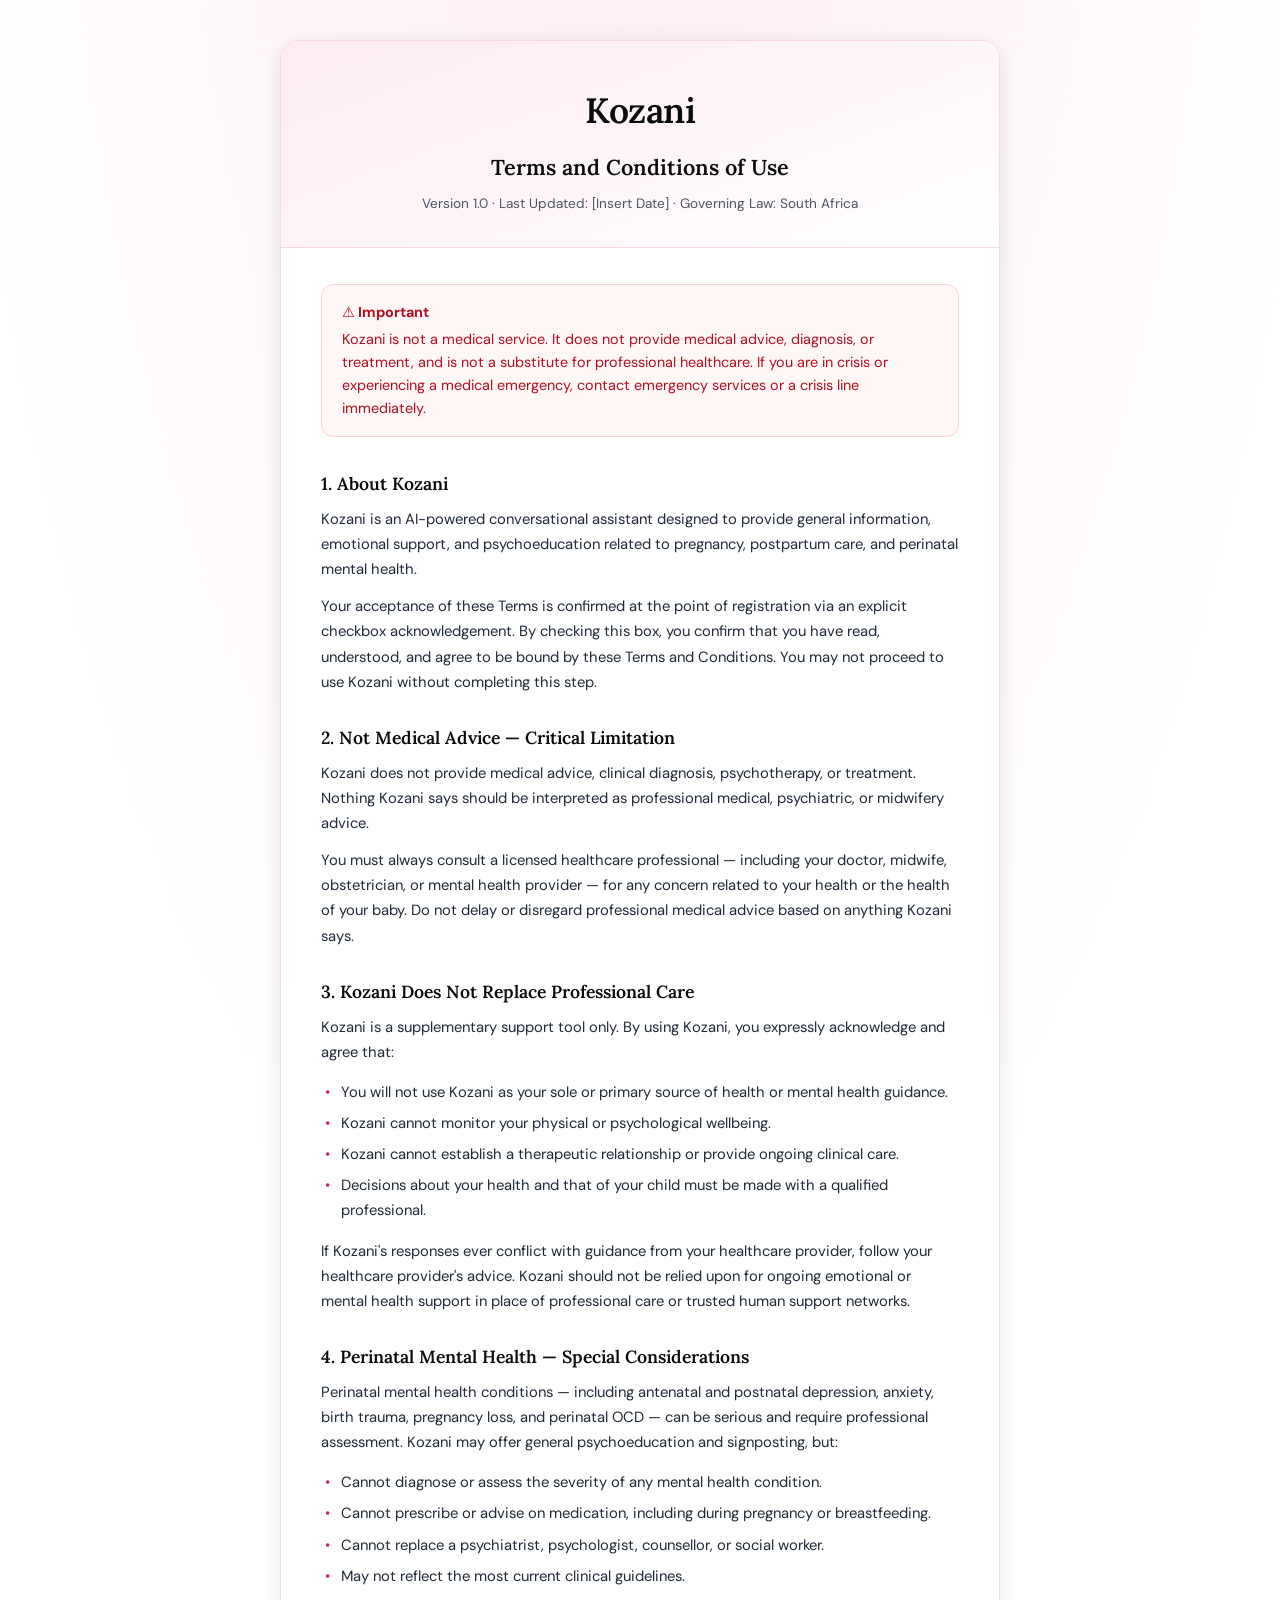
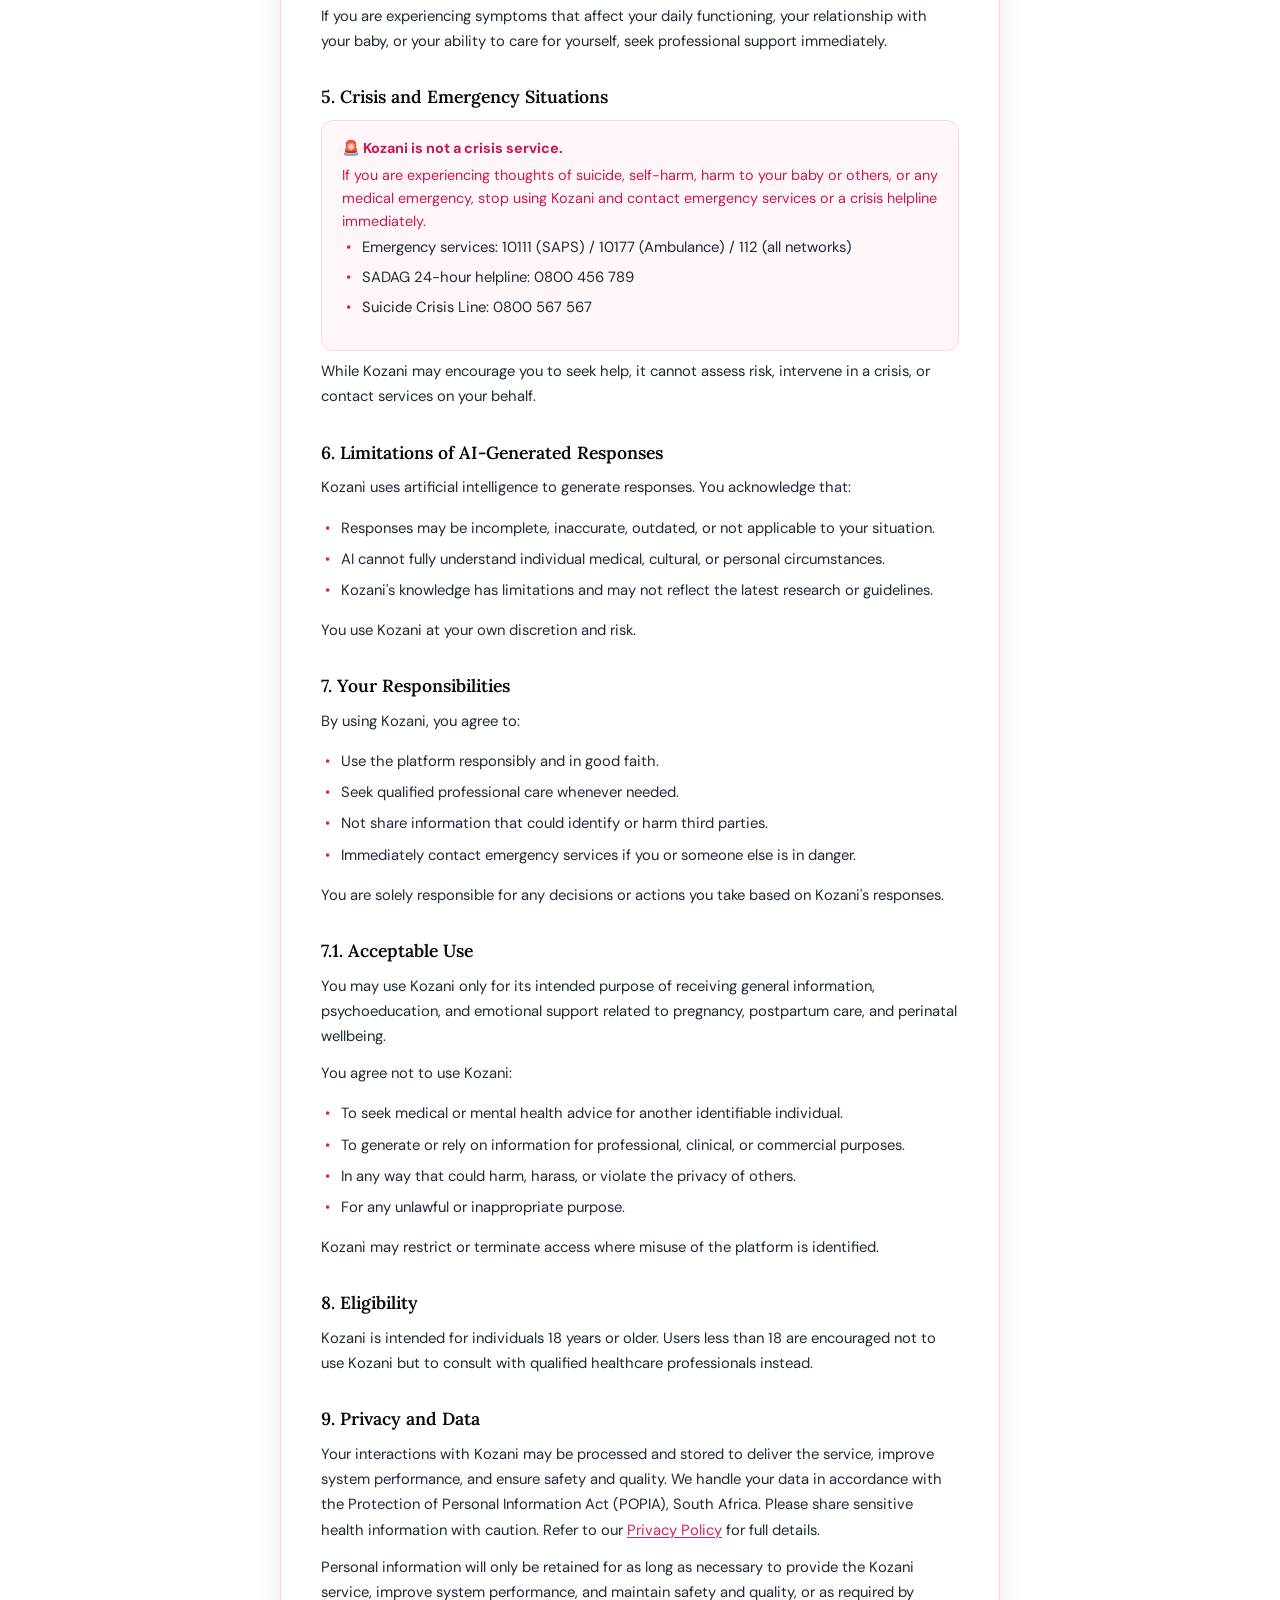
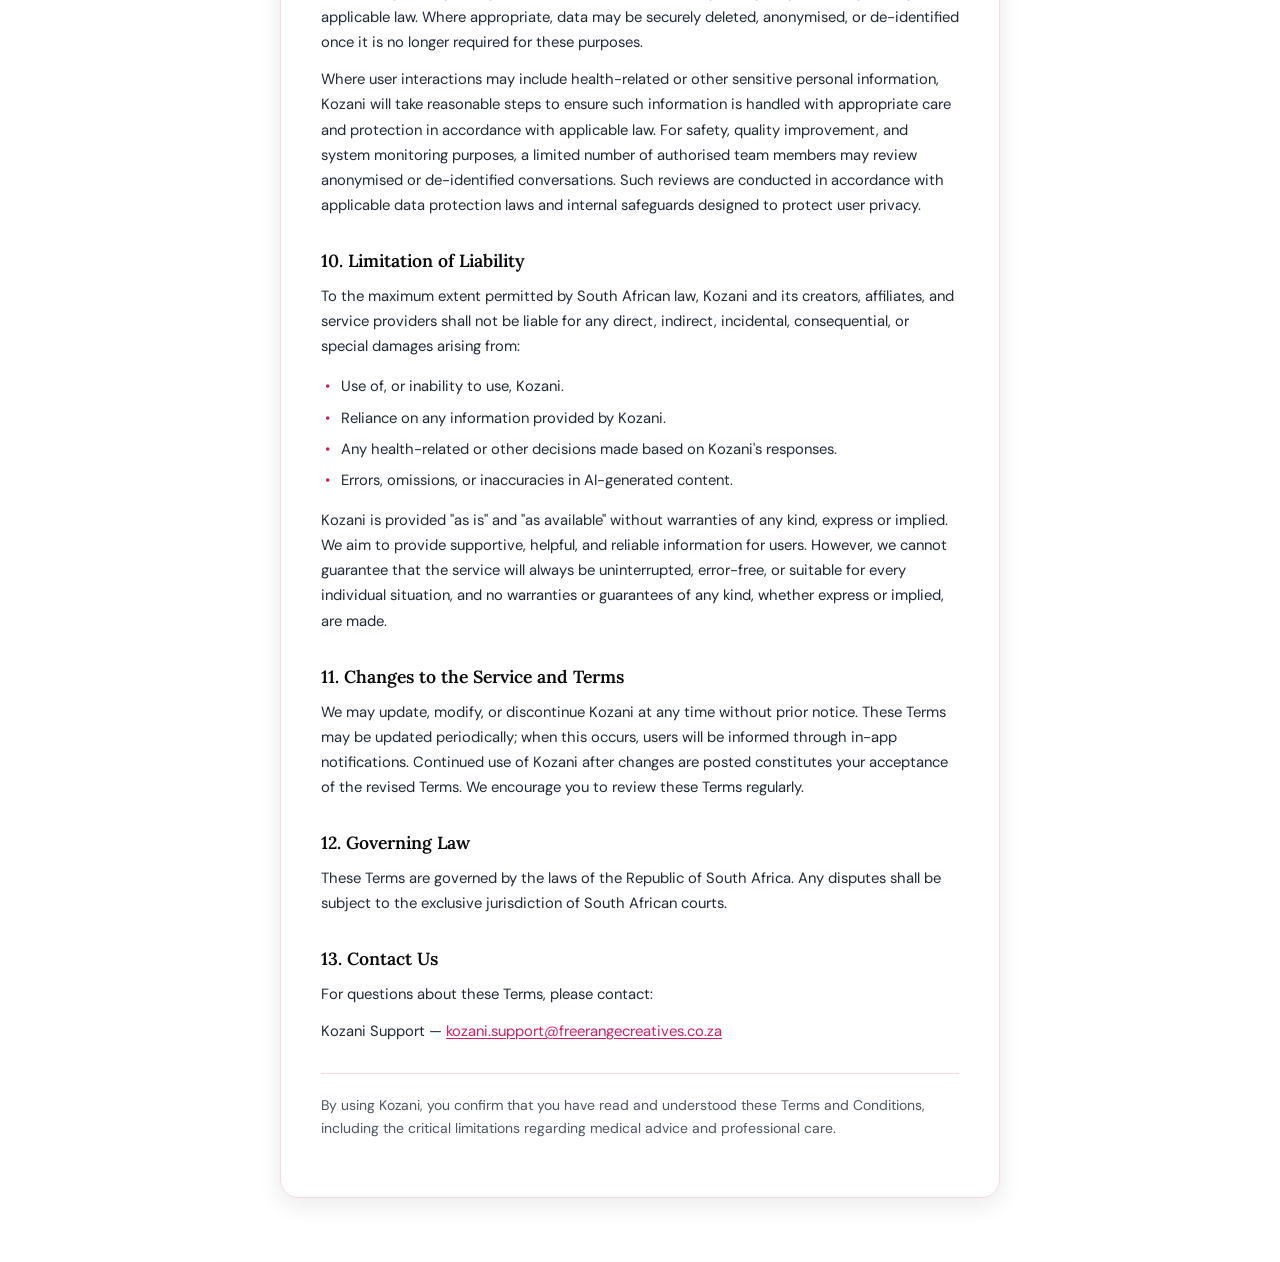
<file: terms.html>
<!DOCTYPE html>
<html lang="en">
  <head>
    <!-- Google Tag Manager -->
    <script>(function(w,d,s,l,i){w[l]=w[l]||[];w[l].push({'gtm.start':
    new Date().getTime(),event:'gtm.js'});var f=d.getElementsByTagName(s)[0],
    j=d.createElement(s),dl=l!='dataLayer'?'&l='+l:'';j.async=true;j.src=
    'https://www.googletagmanager.com/gtm.js?id='+i+dl;f.parentNode.insertBefore(j,f);
    })(window,document,'script','dataLayer','GTM-KGWDRGVZ');</script>
    <!-- End Google Tag Manager -->
    <meta charset="UTF-8" />
    <meta name="viewport" content="width=device-width, initial-scale=1.0" />
    <title>Terms and Conditions — Kozani</title>
    <link rel="preconnect" href="https://fonts.googleapis.com" />
    <link rel="preconnect" href="https://fonts.gstatic.com" crossorigin />
    <link href="https://fonts.googleapis.com/css2?family=Lora:wght@400;500;600&family=DM+Sans:wght@300;400;500;600&display=swap" rel="stylesheet" />
    <style>
      :root {
        --brand:          #ef4878;
        --brand-strong:   #d61c62;
        --brand-stronger: #c81759;

        --pink-50:  #fff6f9;
        --pink-100: #fdebf2;
        --pink-200: #f9d8e6;

        --bg:      #ffffff;
        --surface: #fafafa;
        --text:    #1f2937;
        --muted:   #4b5563;
        --border:  #e7e7ea;
        --alert:   #b10e1e;

        --radius:   14px;
        --shadow-2: 0 6px 24px rgba(0,0,0,.09);
      }

      * { box-sizing: border-box; margin: 0; padding: 0; }

      html, body {
        min-height: 100%;
        background: var(--bg);
        color: var(--text);
        font-family: 'DM Sans', ui-sans-serif, system-ui, sans-serif;
        font-size: 16px;
        line-height: 1.7;
        -webkit-font-smoothing: antialiased;
      }

      /* ── Page background ── */
      .page {
        min-height: 100dvh;
        background:
          radial-gradient(ellipse 80% 60% at 50% -10%, var(--pink-100) 0%, transparent 70%),
          var(--bg);
        padding: 40px 16px 64px;
        display: flex;
        flex-direction: column;
        align-items: center;
      }

      /* ── Document card ── */
      .doc {
        width: 100%;
        max-width: 720px;
        background: #fff;
        border: 1px solid var(--pink-200);
        border-radius: calc(var(--radius) + 4px);
        box-shadow: var(--shadow-2);
        overflow: hidden;
        animation: rise .45s cubic-bezier(.22,1,.36,1) both;
      }

      @keyframes rise {
        from { opacity: 0; transform: translateY(18px); }
        to   { opacity: 1; transform: translateY(0); }
      }

      /* ── Header ── */
      .doc-header {
        background: linear-gradient(160deg, var(--pink-100) 0%, #fff 100%);
        border-bottom: 1px solid var(--pink-200);
        padding: 40px 40px 32px;
        text-align: center;
      }

      .brand {
        font-family: 'Lora', Georgia, serif;
        font-size: 2.2rem;
        font-weight: 600;
        color: #0a0b0d;
        letter-spacing: -.5px;
        margin-bottom: 6px;
      }

      .doc-title {
        font-family: 'Lora', Georgia, serif;
        font-size: 1.35rem;
        font-weight: 600;
        color: #0a0b0d;
        margin-top: 8px;
      }

      .doc-meta {
        font-size: .85rem;
        color: var(--muted);
        margin-top: 6px;
      }

      /* ── Body ── */
      .doc-body {
        padding: 36px 40px 44px;
      }

      /* ── Alert banner ── */
      .alert-banner {
        background: #fff6f6;
        border: 1px solid #ffd3d3;
        border-radius: 12px;
        padding: 16px 20px;
        margin-bottom: 32px;
        font-size: .9rem;
        line-height: 1.6;
        color: var(--alert);
      }

      .alert-banner strong {
        display: block;
        margin-bottom: 4px;
      }

      /* ── Crisis banner ── */
      .crisis-banner {
        background: var(--pink-50);
        border: 1px solid var(--pink-200);
        border-radius: 12px;
        padding: 16px 20px;
        margin-top: 8px;
        margin-bottom: 8px;
        font-size: .9rem;
        line-height: 1.6;
        color: var(--brand-stronger);
      }

      .crisis-banner strong {
        display: block;
        margin-bottom: 4px;
      }

      .crisis-banner ul {
        list-style: none;
        padding: 0;
        margin: 8px 0 0;
      }

      .crisis-banner li {
        padding: 2px 0;
      }

      .crisis-banner li::before {
        content: '• ';
        color: var(--brand-strong);
      }

      /* ── Sections ── */
      .section {
        margin-bottom: 28px;
      }

      .section-number {
        font-family: 'Lora', Georgia, serif;
        font-size: 1.1rem;
        font-weight: 600;
        color: #0a0b0d;
        margin-bottom: 8px;
      }

      .doc-body p {
        font-size: .925rem;
        color: var(--text);
        margin-bottom: 12px;
      }

      .doc-body ul {
        list-style: none;
        padding: 0;
        margin: 0 0 12px;
      }

      .doc-body ul li {
        font-size: .925rem;
        color: var(--text);
        padding: 3px 0 3px 20px;
        position: relative;
      }

      .doc-body ul li::before {
        content: '•';
        position: absolute;
        left: 4px;
        color: var(--brand-strong);
      }

      /* ── Footer ── */
      .doc-footer {
        padding: 16px 40px 24px;
        text-align: center;
        font-size: .8rem;
        color: var(--muted);
        border-top: 1px solid var(--pink-100);
        background: var(--pink-50);
      }

      .doc-footer a {
        color: var(--brand-strong);
        text-decoration: underline;
        text-underline-offset: 2px;
      }

      .doc-footer a:hover {
        color: var(--brand-stronger);
      }

      /* ── Back link ── */
      .back-to-login {
        display: inline-flex;
        align-items: center;
        gap: 6px;
        margin-bottom: 20px;
        font-size: .88rem;
        font-weight: 500;
        color: var(--brand-strong);
        text-decoration: none;
        transition: color .15s;
      }

      .back-to-login:hover {
        color: var(--brand-stronger);
      }

      /* ── Responsive ── */
      @media (max-width: 580px) {
        .doc-header { padding: 32px 20px 24px; }
        .doc-body   { padding: 28px 20px 36px; }
        .doc-footer { padding: 16px 20px 24px; }
      }

      @media (prefers-reduced-motion: reduce) {
        *, *::before, *::after { animation: none !important; transition: none !important; }
      }
    </style>
  </head>
  <body>
    <!-- Google Tag Manager (noscript) -->
    <noscript><iframe src="https://www.googletagmanager.com/ns.html?id=GTM-KGWDRGVZ"
    height="0" width="0" style="display:none;visibility:hidden"></iframe></noscript>
    <!-- End Google Tag Manager (noscript) -->

    <div class="page">

      <!-- <a href="login.html" class="back-to-login">← Back to sign in</a> -->

      <div class="doc">

        <!-- Header -->
        <div class="doc-header">
          <div class="brand">Kozani</div>
          <div class="doc-title">Terms and Conditions of Use</div>
          <div class="doc-meta">Version 1.0 &middot; Last Updated: [Insert Date] &middot; Governing Law: South Africa</div>
        </div>

        <!-- Body -->
        <div class="doc-body">

          <!-- Important banner -->
          <div class="alert-banner">
            <strong>⚠ Important</strong>
            Kozani is not a medical service. It does not provide medical advice, diagnosis, or treatment, and is not a substitute for professional healthcare. If you are in crisis or experiencing a medical emergency, contact emergency services or a crisis line immediately.
          </div>

          <!-- Section 1 -->
          <div class="section">
            <div class="section-number">1. About Kozani</div>
            <p>Kozani is an AI-powered conversational assistant designed to provide general information, emotional support, and psychoeducation related to pregnancy, postpartum care, and perinatal mental health.</p>
            <p>Your acceptance of these Terms is confirmed at the point of registration via an explicit checkbox acknowledgement. By checking this box, you confirm that you have read, understood, and agree to be bound by these Terms and Conditions. You may not proceed to use Kozani without completing this step.</p>
          </div>

          <!-- Section 2 -->
          <div class="section">
            <div class="section-number">2. Not Medical Advice — Critical Limitation</div>
            <p>Kozani does not provide medical advice, clinical diagnosis, psychotherapy, or treatment. Nothing Kozani says should be interpreted as professional medical, psychiatric, or midwifery advice.</p>
            <p>You must always consult a licensed healthcare professional — including your doctor, midwife, obstetrician, or mental health provider — for any concern related to your health or the health of your baby. Do not delay or disregard professional medical advice based on anything Kozani says.</p>
          </div>

          <!-- Section 3 -->
          <div class="section">
            <div class="section-number">3. Kozani Does Not Replace Professional Care</div>
            <p>Kozani is a supplementary support tool only. By using Kozani, you expressly acknowledge and agree that:</p>
            <ul>
              <li>You will not use Kozani as your sole or primary source of health or mental health guidance.</li>
              <li>Kozani cannot monitor your physical or psychological wellbeing.</li>
              <li>Kozani cannot establish a therapeutic relationship or provide ongoing clinical care.</li>
              <li>Decisions about your health and that of your child must be made with a qualified professional.</li>
            </ul>
            <p>If Kozani's responses ever conflict with guidance from your healthcare provider, follow your healthcare provider's advice. Kozani should not be relied upon for ongoing emotional or mental health support in place of professional care or trusted human support networks.</p>
          </div>

          <!-- Section 4 -->
          <div class="section">
            <div class="section-number">4. Perinatal Mental Health — Special Considerations</div>
            <p>Perinatal mental health conditions — including antenatal and postnatal depression, anxiety, birth trauma, pregnancy loss, and perinatal OCD — can be serious and require professional assessment. Kozani may offer general psychoeducation and signposting, but:</p>
            <ul>
              <li>Cannot diagnose or assess the severity of any mental health condition.</li>
              <li>Cannot prescribe or advise on medication, including during pregnancy or breastfeeding.</li>
              <li>Cannot replace a psychiatrist, psychologist, counsellor, or social worker.</li>
              <li>May not reflect the most current clinical guidelines.</li>
            </ul>
            <p>If you are experiencing symptoms that affect your daily functioning, your relationship with your baby, or your ability to care for yourself, seek professional support immediately.</p>
          </div>

          <!-- Section 5 -->
          <div class="section">
            <div class="section-number">5. Crisis and Emergency Situations</div>
            <div class="crisis-banner">
              <strong>🚨 Kozani is not a crisis service.</strong>
              If you are experiencing thoughts of suicide, self-harm, harm to your baby or others, or any medical emergency, stop using Kozani and contact emergency services or a crisis helpline immediately.
              <ul>
                <li>Emergency services: 10111 (SAPS) / 10177 (Ambulance) / 112 (all networks)</li>
                <li>SADAG 24-hour helpline: 0800 456 789</li>
                <li>Suicide Crisis Line: 0800 567 567</li>
              </ul>
            </div>
            <p>While Kozani may encourage you to seek help, it cannot assess risk, intervene in a crisis, or contact services on your behalf.</p>
          </div>

          <!-- Section 6 -->
          <div class="section">
            <div class="section-number">6. Limitations of AI-Generated Responses</div>
            <p>Kozani uses artificial intelligence to generate responses. You acknowledge that:</p>
            <ul>
              <li>Responses may be incomplete, inaccurate, outdated, or not applicable to your situation.</li>
              <li>AI cannot fully understand individual medical, cultural, or personal circumstances.</li>
              <li>Kozani's knowledge has limitations and may not reflect the latest research or guidelines.</li>
            </ul>
            <p>You use Kozani at your own discretion and risk.</p>
          </div>

          <!-- Section 7 -->
          <div class="section">
            <div class="section-number">7. Your Responsibilities</div>
            <p>By using Kozani, you agree to:</p>
            <ul>
              <li>Use the platform responsibly and in good faith.</li>
              <li>Seek qualified professional care whenever needed.</li>
              <li>Not share information that could identify or harm third parties.</li>
              <li>Immediately contact emergency services if you or someone else is in danger.</li>
            </ul>
            <p>You are solely responsible for any decisions or actions you take based on Kozani's responses.</p>
          </div>

          <!-- Section 7.1 -->
          <div class="section">
            <div class="section-number">7.1. Acceptable Use</div>
            <p>You may use Kozani only for its intended purpose of receiving general information, psychoeducation, and emotional support related to pregnancy, postpartum care, and perinatal wellbeing.</p>
            <p>You agree not to use Kozani:</p>
            <ul>
              <li>To seek medical or mental health advice for another identifiable individual.</li>
              <li>To generate or rely on information for professional, clinical, or commercial purposes.</li>
              <li>In any way that could harm, harass, or violate the privacy of others.</li>
              <li>For any unlawful or inappropriate purpose.</li>
            </ul>
            <p>Kozani may restrict or terminate access where misuse of the platform is identified.</p>
          </div>

          <!-- Section 8 -->
          <div class="section">
            <div class="section-number">8. Eligibility</div>
            <p>Kozani is intended for individuals 18 years or older. Users less than 18 are encouraged not to use Kozani but to consult with qualified healthcare professionals instead.</p>
          </div>

          <!-- Section 9 -->
          <div class="section">
            <div class="section-number">9. Privacy and Data</div>
            <p>Your interactions with Kozani may be processed and stored to deliver the service, improve system performance, and ensure safety and quality. We handle your data in accordance with the Protection of Personal Information Act (POPIA), South Africa. Please share sensitive health information with caution. Refer to our <a href="/privacy" style="color: var(--brand-strong); text-underline-offset: 2px;">Privacy Policy</a> for full details.</p>
            <p>Personal information will only be retained for as long as necessary to provide the Kozani service, improve system performance, and maintain safety and quality, or as required by applicable law. Where appropriate, data may be securely deleted, anonymised, or de-identified once it is no longer required for these purposes.</p>
            <p>Where user interactions may include health-related or other sensitive personal information, Kozani will take reasonable steps to ensure such information is handled with appropriate care and protection in accordance with applicable law. For safety, quality improvement, and system monitoring purposes, a limited number of authorised team members may review anonymised or de-identified conversations. Such reviews are conducted in accordance with applicable data protection laws and internal safeguards designed to protect user privacy.</p>
          </div>

          <!-- Section 10 -->
          <div class="section">
            <div class="section-number">10. Limitation of Liability</div>
            <p>To the maximum extent permitted by South African law, Kozani and its creators, affiliates, and service providers shall not be liable for any direct, indirect, incidental, consequential, or special damages arising from:</p>
            <ul>
              <li>Use of, or inability to use, Kozani.</li>
              <li>Reliance on any information provided by Kozani.</li>
              <li>Any health-related or other decisions made based on Kozani's responses.</li>
              <li>Errors, omissions, or inaccuracies in AI-generated content.</li>
            </ul>
            <p>Kozani is provided "as is" and "as available" without warranties of any kind, express or implied. We aim to provide supportive, helpful, and reliable information for users. However, we cannot guarantee that the service will always be uninterrupted, error-free, or suitable for every individual situation, and no warranties or guarantees of any kind, whether express or implied, are made.</p>
          </div>

          <!-- Section 11 -->
          <div class="section">
            <div class="section-number">11. Changes to the Service and Terms</div>
            <p>We may update, modify, or discontinue Kozani at any time without prior notice. These Terms may be updated periodically; when this occurs, users will be informed through in-app notifications. Continued use of Kozani after changes are posted constitutes your acceptance of the revised Terms. We encourage you to review these Terms regularly.</p>
          </div>

          <!-- Section 12 -->
          <div class="section">
            <div class="section-number">12. Governing Law</div>
            <p>These Terms are governed by the laws of the Republic of South Africa. Any disputes shall be subject to the exclusive jurisdiction of South African courts.</p>
          </div>

          <!-- Section 13 -->
          <div class="section">
            <div class="section-number">13. Contact Us</div>
            <p>For questions about these Terms, please contact:</p>
            <p>Kozani Support — <a href="mailto:kozani.support@freerangecreatives.co.za" style="color: var(--brand-strong); text-underline-offset: 2px;">kozani.support@freerangecreatives.co.za</a></p>
          </div>

          <p style="margin-top: 20px; padding-top: 20px; border-top: 1px solid var(--pink-200); font-size: .875rem; color: var(--muted);">By using Kozani, you confirm that you have read and understood these Terms and Conditions, including the critical limitations regarding medical advice and professional care.</p>

        </div><!-- /doc-body -->

      </div><!-- /doc -->
    </div><!-- /page -->
  </body>
</html>
</file>
